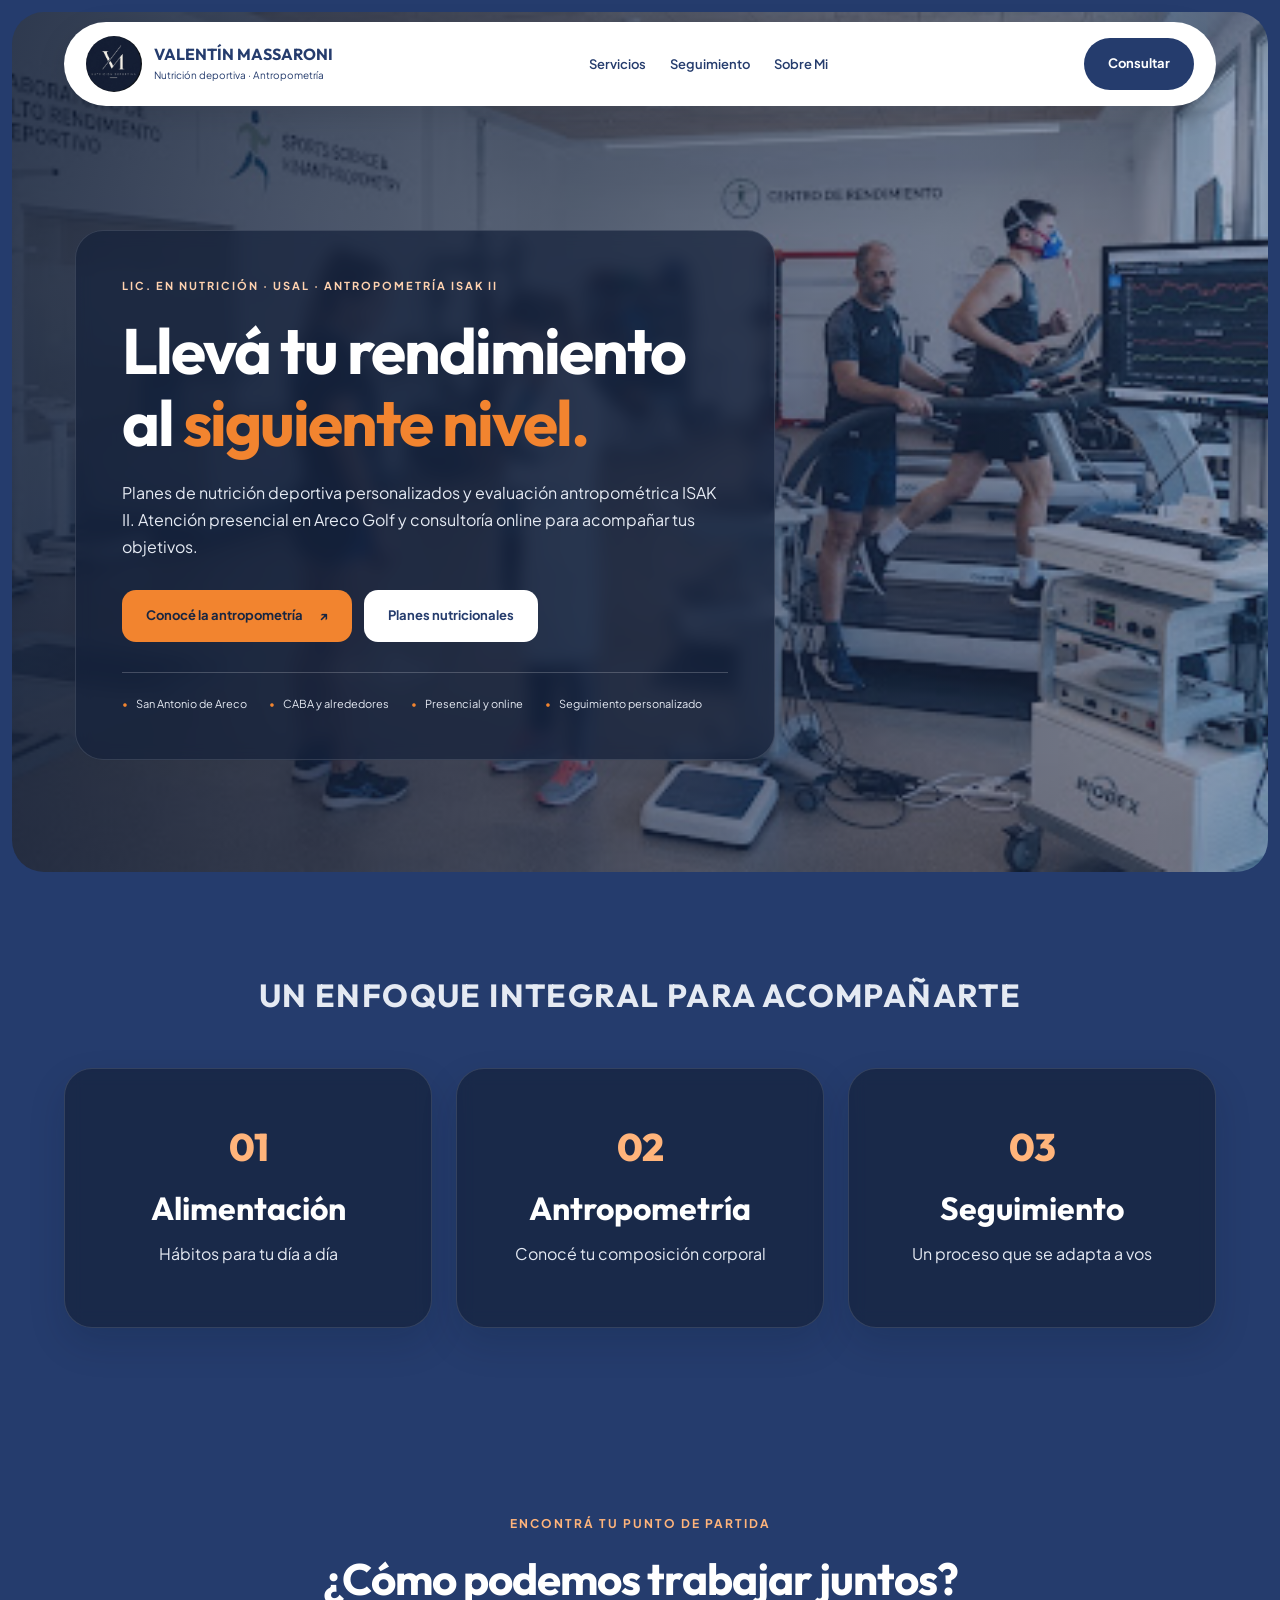
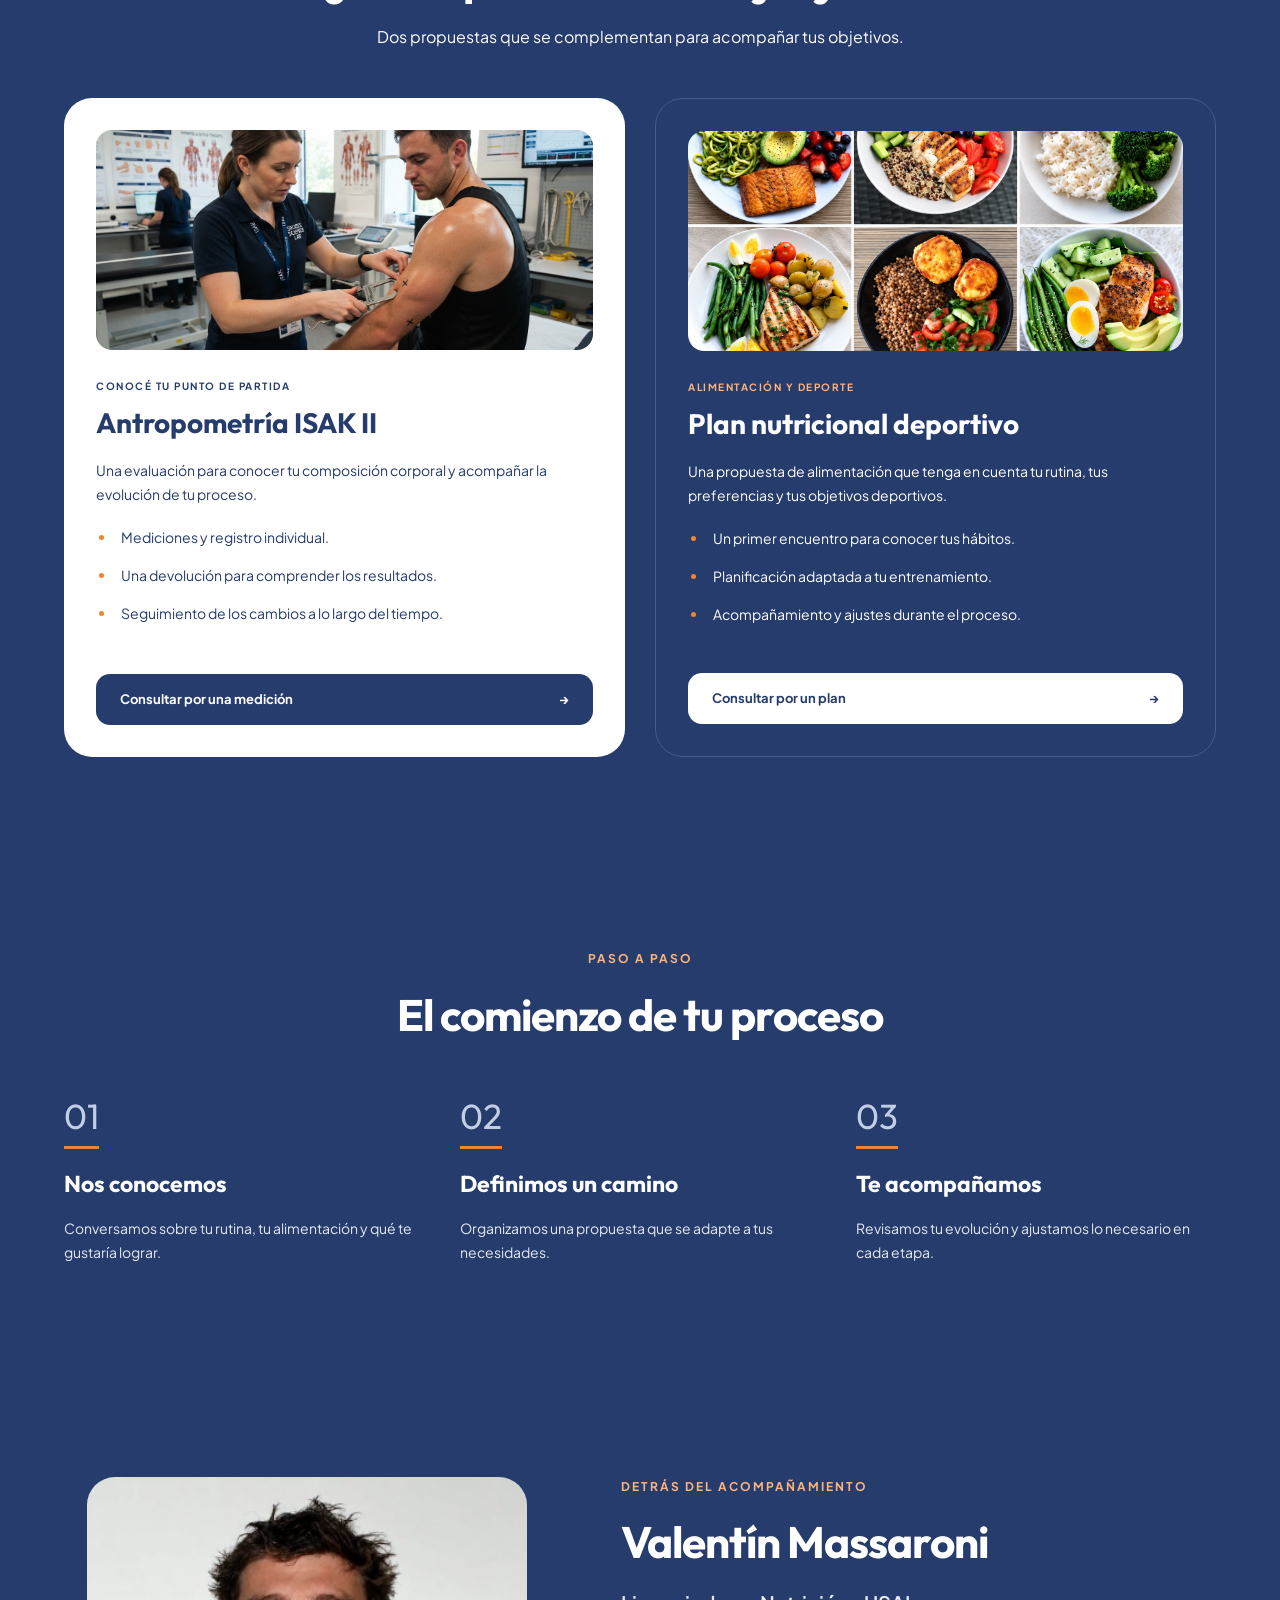
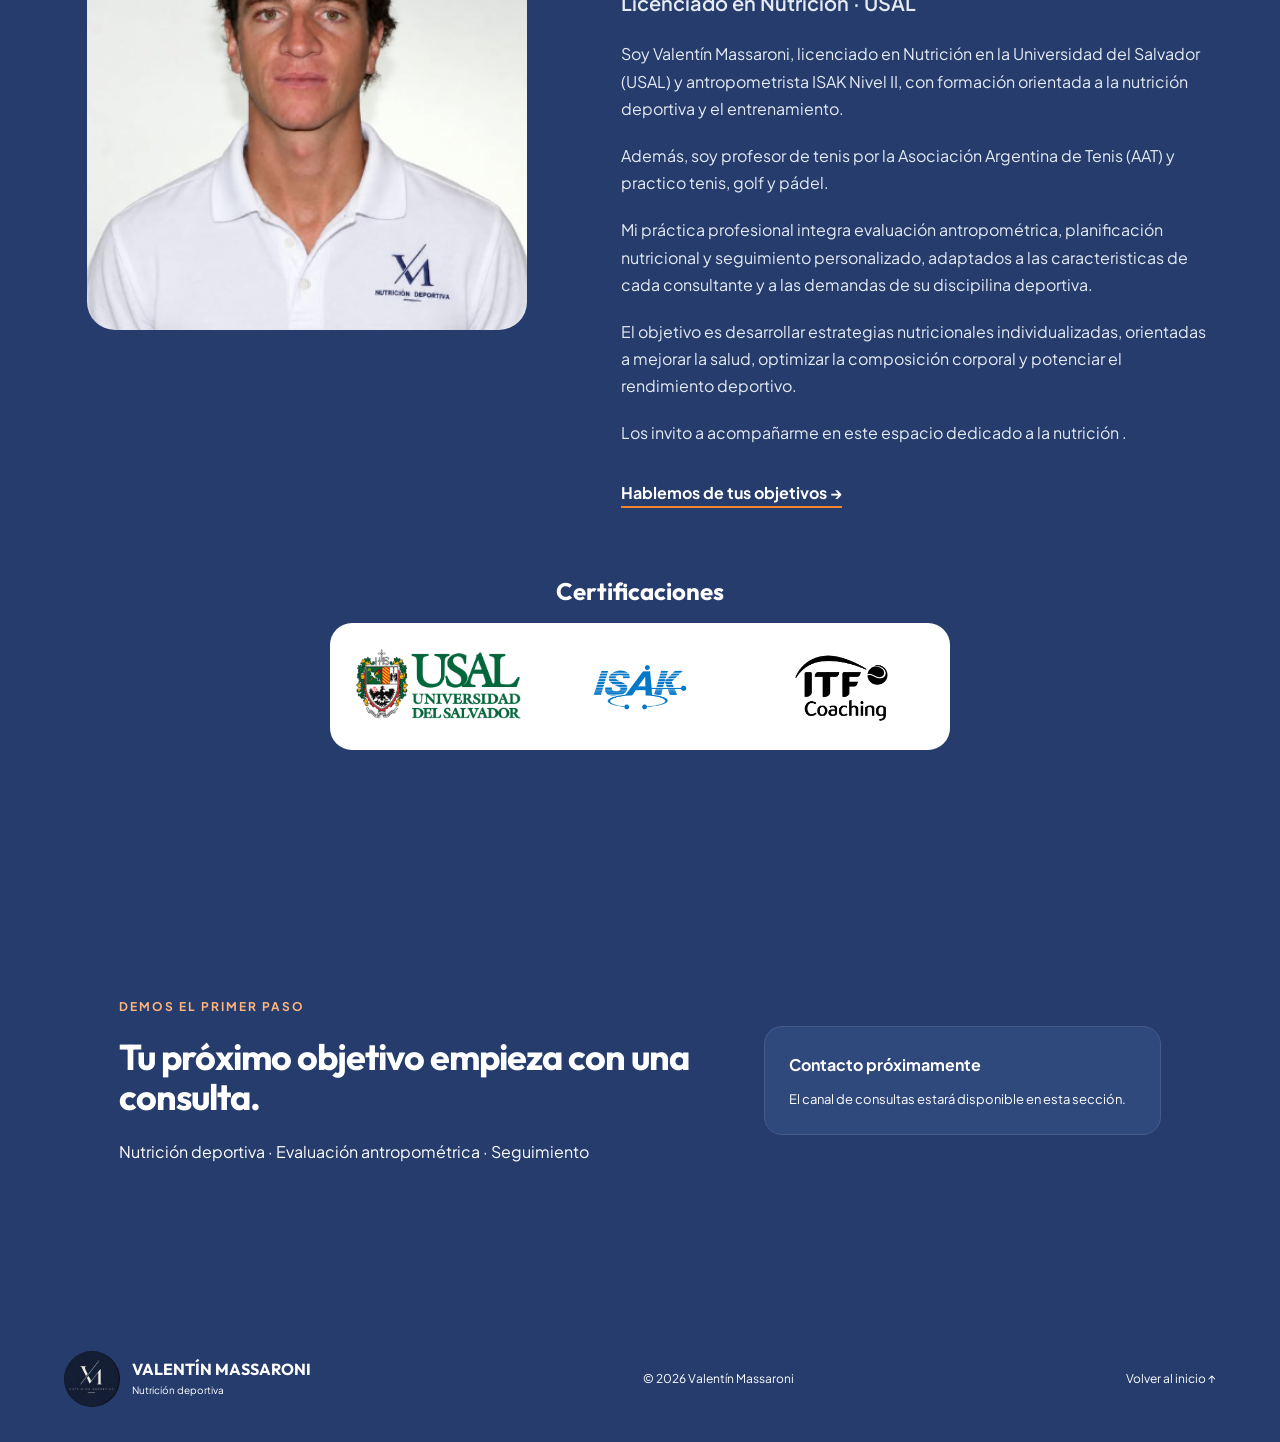
<file: index.html>
<!DOCTYPE html>
<html lang="es">
<head>
  <meta charset="UTF-8">
  <meta name="viewport" content="width=device-width, initial-scale=1.0">
  <meta name="description" content="Conocé la propuesta de nutrición deportiva, antropometría y seguimiento de Valentín Massaroni.">
  <title>Lic. Valentín Massaroni | Nutrición deportiva y antropometría ISAK II</title>
  <link rel="icon" href="assets/img/logo.png" type="image/png">
  <link rel="preconnect" href="https://fonts.googleapis.com">
  <link rel="preconnect" href="https://fonts.gstatic.com" crossorigin>
  <link href="https://fonts.googleapis.com/css2?family=Outfit:wght@400;500;600;700;800&family=Plus+Jakarta+Sans:wght@400;500;600;700&display=swap" rel="stylesheet">
  <link rel="stylesheet" href="css/estilos.css">
</head>
<body>
  <a class="saltar-contenido" href="#contenido">Ir al contenido</a>

  <!-- Encabezado y navegación: los enlaces funcionan sin JavaScript (por ahora) -->
  <header class="encabezado">
    <nav class="navegacion contenedor" aria-label="Navegación principal">
      <a class="marca" href="#inicio">
        <img src="assets/img/logo.png" alt="Logo VM" width="56" height="56">
        <span><strong>VALENTÍN MASSARONI</strong><small>Nutrición deportiva · Antropometría</small></span>
      </a>
      <ul class="menu">
        <li><a href="#servicios">Servicios</a></li>
        <li><a href="#acompanamiento">Seguimiento</a></li>
        <li><a href="#sobre-valentin">Sobre Mi</a></li>
      </ul>
      <a class="boton boton-azul" href="#contacto">Consultar</a>
    </nav>
  </header>

  <main id="contenido">
    <!-- Agrego portada de fondo-->
    <section class="portada" id="inicio" aria-labelledby="titulo-principal">
      <div class="contenedor">
        <div class="portada-libro">
        <div class="portada-panel portada-frente">
          <p class="etiqueta">Lic. en Nutrición · USAL · Antropometría ISAK II</p>
          <h1 id="titulo-principal">Llevá tu rendimiento al <span>siguiente nivel.</span></h1>
          <p class="portada-descripcion">Planes de nutrición deportiva personalizados y evaluación antropométrica ISAK II. Atención presencial en Areco Golf y consultoría online para acompañar tus objetivos.</p>
          <div class="acciones">
            <a class="boton boton-naranja" href="#antropometria">Conocé la antropometría <span aria-hidden="true">↗</span></a>
            <a class="boton boton-blanco" href="#planes">Planes nutricionales</a>
          </div>
          <ul class="portada-detalles">
            <li>San Antonio de Areco</li>
            <li>CABA y alrededores</li>
            <li>Presencial y online</li>
            <li>Seguimiento personalizado</li>
          </ul>
        </div>
        <div class="portada-panel portada-reverso" id="portada-perfil" hidden>
          <img class="portada-retrato" src="assets/img/FotoCliente.png" alt="Retrato de Valentín Massaroni" width="400" height="412">
          <p class="etiqueta">Detrás de tu acompañamiento</p>
          <h2>Valentín Massaroni</h2>
          <p class="portada-descripcion">Licenciado en Nutrición · USAL<br>Antropometrista ISAK Nivel II</p>
          <p class="portada-perfil-detalle">Nutrición deportiva y seguimiento personalizado. Atención presencial y online.</p>
          <a class="boton boton-naranja" href="#sobre-valentin">¿Quién soy? <span aria-hidden="true">↗</span></a>
        </div>
        </div>
      </div>
    </section>

    <section class="pilares" aria-labelledby="titulo-pilares">
      <div class="contenedor">
        <h2 id="titulo-pilares" class="etiqueta">Un enfoque integral para acompañarte</h2>
        <div class="pilares-lista">
          <div><span aria-hidden="true">01</span><h3>Alimentación</h3><p>Hábitos para tu día a día</p></div>
          <div><span aria-hidden="true">02</span><h3>Antropometría</h3><p>Conocé tu composición corporal</p></div>
          <div><span aria-hidden="true">03</span><h3>Seguimiento</h3><p>Un proceso que se adapta a vos</p></div>
        </div>
      </div>
    </section>

    <section class="servicios seccion" id="servicios" aria-labelledby="titulo-servicios">
      <div class="contenedor">
        <div class="titulo-seccion">
          <p class="etiqueta">Encontrá tu punto de partida</p>
          <h2 id="titulo-servicios">¿Cómo podemos trabajar juntos?</h2>
          <p>Dos propuestas que se complementan para acompañar tus objetivos.</p>
        </div>
        <div class="tarjetas">
          <article class="tarjeta tarjeta-clara" id="antropometria">
            <img class="tarjeta-imagen" src="assets/img/antropometria-foto.png" alt="Foto antropometria" width="500" height="500" loading="lazy">
            <p class="etiqueta">Conocé tu punto de partida</p>
            <h3>Antropometría ISAK II</h3>
            <p>Una evaluación para conocer tu composición corporal y acompañar la evolución de tu proceso.</p>
            <ul class="lista-beneficios">
              <li>Mediciones y registro individual.</li>
              <li>Una devolución para comprender los resultados.</li>
              <li>Seguimiento de los cambios a lo largo del tiempo.</li>
            </ul>
            <a class="boton boton-azul" href="#contacto">Consultar por una medición <span aria-hidden="true">→</span></a>
          </article>
          <article class="tarjeta tarjeta-azul" id="planes">
            <img class="tarjeta-imagen" src="assets/img/nutricion-comidas.png" alt="Variedad de platos con verduras, huevos, cereales, pollo y pescado" width="640" height="320" loading="lazy">
            <p class="etiqueta">Alimentación y deporte</p>
            <h3>Plan nutricional deportivo</h3>
            <p>Una propuesta de alimentación que tenga en cuenta tu rutina, tus preferencias y tus objetivos deportivos.</p>
            <ul class="lista-beneficios">
              <li>Un primer encuentro para conocer tus hábitos.</li>
              <li>Planificación adaptada a tu entrenamiento.</li>
              <li>Acompañamiento y ajustes durante el proceso.</li>
            </ul>
            <a class="boton boton-blanco" href="#contacto">Consultar por un plan <span aria-hidden="true">→</span></a>
          </article>
        </div>
      </div>
    </section>

    <section class="seccion acompanamiento" id="acompanamiento" aria-labelledby="titulo-acompanamiento">
      <div class="contenedor">
        <div class="titulo-seccion">
          <p class="etiqueta">Paso a paso</p>
          <h2 id="titulo-acompanamiento">El comienzo de tu proceso</h2>
        </div>
        <ol class="pasos">
          <li><span aria-hidden="true">01</span><h3>Nos conocemos</h3><p>Conversamos sobre tu rutina, tu alimentación y qué te gustaría lograr.</p></li>
          <li><span aria-hidden="true">02</span><h3>Definimos un camino</h3><p>Organizamos una propuesta que se adapte a tus necesidades.</p></li>
          <li><span aria-hidden="true">03</span><h3>Te acompañamos</h3><p>Revisamos tu evolución y ajustamos lo necesario en cada etapa.</p></li>
        </ol>
      </div>
    </section>

    <section class="seccion sobre" aria-labelledby="titulo-sobre">
      <div class="contenedor sobre-contenido" id="sobre-valentin">
        <!-- Presentación del profesional. -->
        <div class="sobre-columna">
          <div class="sobre-marca"><img src="assets/img/FotoCliente.png" alt="Retrato de Valentín Massaroni" width="400" height="412" loading="lazy"></div>

        </div>
        <div class="sobre-presentacion">
          <p class="etiqueta">Detrás del acompañamiento</p>
          <h2 id="titulo-sobre">Valentín Massaroni</h2>
          <p class="sobre-subtitulo">Licenciado en Nutrición · USAL</p>
          <p>Soy Valentín Massaroni, licenciado en Nutrición en la Universidad del Salvador (USAL) y antropometrista ISAK Nivel II, 
            con formación orientada a la nutrición deportiva y el entrenamiento.</p>
          <p>Además, soy profesor de tenis por la Asociación Argentina de Tenis (AAT) y practico tenis, golf y pádel.</p>
          <p>Mi práctica profesional integra evaluación antropométrica, planificación nutricional y seguimiento personalizado, 
            adaptados a las caracteristicas de cada consultante y a las demandas de su discipilina deportiva.</p>
            <p>El objetivo es desarrollar estrategias nutricionales individualizadas, orientadas a mejorar la salud, 
              optimizar la composición corporal y potenciar el rendimiento deportivo.</p>
          <p> Los invito a acompañarme en este espacio dedicado a la nutrición . </p>
          <a class="enlace" href="#contacto">Hablemos de tus objetivos <span aria-hidden="true">→</span></a>
        </div>
          <div class="certificaciones" aria-labelledby="titulo-certificaciones">
            <h3 id="titulo-certificaciones">Certificaciones</h3>
            <div class="certificaciones-logos">
              <button class="certificacion-logo" type="button" data-institucion="USAL" aria-label="Ver certificado de USAL" aria-haspopup="dialog" aria-controls="certificado-modal">
                <img src="assets/img/instituciones/usal-transparente.png" alt="USAL · Universidad del Salvador" width="1871" height="840" loading="lazy">
              </button>
              <button class="certificacion-logo" type="button" data-institucion="ISAK" aria-label="Ver certificado de ISAK" aria-haspopup="dialog" aria-controls="certificado-modal">
                <img src="assets/img/instituciones/isak-transparente.png" alt="ISAK" width="1448" height="1086" loading="lazy">
              </button>
              <button class="certificacion-logo" type="button" data-institucion="ITF Coaching" aria-label="Ver certificado de ITF Coaching" aria-haspopup="dialog" aria-controls="certificado-modal">
                <img src="assets/img/instituciones/itf-coaching-transparente.png" alt="ITF Coaching" width="1455" height="1081" loading="lazy">
              </button>
            </div>
          </div>
      </div>
    </section>

    <section class="contacto seccion" id="contacto" aria-labelledby="titulo-contacto">
      <div class="contenedor contacto-panel">
        <div><p class="etiqueta">Demos el primer paso</p><h2 id="titulo-contacto">Tu próximo objetivo empieza con una consulta.</h2><p>Nutrición deportiva · Evaluación antropométrica · Seguimiento</p></div>
        <!-- Reemplazar este bloque por el contacto real cuando esté confirmado. -->
        <div class="contacto-pendiente"><strong>Contacto próximamente</strong><p>El canal de consultas estará disponible en esta sección.</p></div>
      </div>
    </section>
  </main>

  <footer class="pie">
    <div class="contenedor pie-contenido">
      <a class="marca" href="#inicio"><img src="assets/img/logo.png" alt="Logo VM" width="48" height="48" loading="lazy"><span><strong>VALENTÍN MASSARONI</strong><small>Nutrición deportiva</small></span></a>
      <p>© 2026 Valentín Massaroni</p>
      <a href="#inicio">Volver al inicio ↑</a>
    </div>
  </footer>
  <!-- Ventana compartida por los tres certificados. Escape también la cierra. -->
  <dialog class="certificado-modal" id="certificado-modal" aria-labelledby="certificado-titulo" aria-describedby="certificado-mensaje">
    <form method="dialog"><button class="certificado-cerrar" aria-label="Cerrar certificado" autofocus>×</button></form>
    <p class="etiqueta">Certificaciones</p>
    <h2 id="certificado-titulo">Certificado</h2>
    <p id="certificado-mensaje">proximamente</p>
  </dialog>
  <script src="js/main.js" defer></script>
</body>
</html>
</file>
<file: css/estilos.css>
/* 1. Base y paleta: https://colorhunt.co/palette/253c6d30497d455b8af2842f */
:root {
  --azul-principal: #253c6d;
  --azul-medio: #30497d;
  --azul-suave: #455b8a;
  --naranja: #f2842f;
  --fondo: #f5f6fa;
  --blanco: #ffffff;
  --texto: #253c6d;
}

* { box-sizing: border-box; }
html { scroll-behavior: smooth; scroll-padding-top: var(--alto-nav, 155px); }
body { margin: 0; color: var(--texto); background: var(--fondo-scroll, #253c6d); font-family: "Plus Jakarta Sans", Arial, sans-serif; line-height: 1.7; }
h1, h2, h3 { font-family: "Outfit", Arial, sans-serif; line-height: 1.12; margin: 0 0 20px; }
h1 { font-size: 64px; letter-spacing: -2px; }
h2 { font-size: 44px; letter-spacing: -1px; }
h3 { font-size: 28px; }
p { margin: 0 0 20px; }
a { color: inherit; text-decoration: none; }
img { display: block; max-width: 100%; }
section, article { scroll-margin-top: 25px; }
:focus-visible { outline: 3px solid var(--naranja); outline-offset: 5px; }
.contenedor { width: 90%; max-width: 1200px; margin: 0 auto; }
.seccion { padding: 96px 0; }
.etiqueta { font-size: 12px; font-weight: 700; text-transform: uppercase; letter-spacing: 2px; }
.titulo-seccion { max-width: 740px; text-align: center; margin: 0 auto 48px; }
.titulo-seccion > p:last-child { margin-bottom: 0; }
.saltar-contenido { position: fixed; top: -100px; left: 16px; padding: 12px; background: white; z-index: 20; }
.saltar-contenido:focus { top: 8px; }

/* 2. Encabezado */
.encabezado { position: fixed; top: 22px; width: 100%; z-index: 10; }
.navegacion { display: flex; align-items: center; justify-content: space-between; gap: 20px; padding: 14px 22px; background: var(--blanco); border-radius: 60px; box-shadow: 0 8px 30px #0000001a; }
.marca { display: flex; align-items: center; gap: 12px; }
.marca img { width: 56px; height: 56px; border-radius: 50%; object-fit: cover; }
.marca strong { display: block; font-family: "Outfit", Arial, sans-serif; font-size: 16px; line-height: 1.3; }
.marca small { display: block; font-size: 10px; margin-top: 3px; }
.menu { display: flex; gap: 24px; list-style: none; margin: 0; padding: 0; font-size: 13px; font-weight: 600; }
.menu a:hover, .pie a:hover { text-decoration: underline; text-underline-offset: 5px; }

/* 3. Botones reutilizables */
.boton { display: inline-flex; align-items: center; justify-content: center; gap: 16px; padding: 15px 23px; border: 1px solid transparent; border-radius: 14px; font-size: 13px; font-weight: 700; line-height: 1.5; transition: background-color 0.2s, transform 0.2s; }
.boton:hover { transform: translateY(-2px); }
.boton-azul { background: var(--azul-principal); color: white; }
.boton-azul:hover { background: var(--azul-medio); }
.boton-naranja { background: var(--naranja); color: #182641; }
.boton-naranja:hover { background: #ffa45e; }
.boton-blanco { background: white; color: var(--azul-principal); }
.boton-blanco:hover { background: #e8edf6; }
.navegacion > .boton { border-radius: 40px; }

/* 4. Portada. La foto de referencia se complementa con un fondo azul. */
.portada { min-height: calc(100svh - 40px); display: flex; align-items: center; padding: var(--alto-nav, 155px) 0 24px; color: white; background-color: var(--azul-principal); background-image: linear-gradient(90deg, #14213bd9, #253c6d66), url("../assets/img/portada-referencia.jpg"); background-size: cover; background-position: center; }
.portada-panel { max-width: 700px; padding: 46px; border: 1px solid #ffffff33; border-radius: 28px; background: #172641db; box-shadow: 0 25px 60px #00000026; }
.portada .etiqueta { color: #ffd2af; font-size: 11px; }
.portada h1 span { color: var(--naranja); }
.portada-descripcion { color: #e5eaf3; font-size: 16px; }
.acciones { display: flex; flex-wrap: wrap; gap: 12px; margin-top: 30px; }
.portada-detalles { display: flex; flex-wrap: wrap; gap: 12px 22px; border-top: 1px solid #ffffff33; padding: 22px 0 0; margin: 30px 0 0; list-style: none; font-size: 11px; color: #e5eaf3; }
.portada-detalles li::before { content: "•"; color: var(--naranja); margin-right: 8px; }

/* 5. Pilares y servicios */
.pilares { padding: clamp(64px, 7vw, 100px) 0; text-align: center; background: transparent; color: white; }
.pilares > .contenedor > .etiqueta { max-width: 850px; margin: 0 auto clamp(32px, 4vw, 52px); color: #e5eaf3; font-size: clamp(22px, 2.5vw, 34px); line-height: 1.35; letter-spacing: 1.4px; text-wrap: balance; }
.pilares-lista { display: grid; grid-template-columns: repeat(3, minmax(0, 1fr)); gap: 24px; }
.pilares-lista > div { display: flex; flex-direction: column; align-items: center; justify-content: center; min-width: 0; min-height: 260px; padding: 36px 24px; background: #14213bb3; border: 1px solid #ffffff1f; border-radius: 28px; -webkit-backdrop-filter: blur(8px); backdrop-filter: blur(8px); box-shadow: 0 16px 36px #08132626; overflow-wrap: anywhere; }
.pilares-lista span { color: #ffb47b; font-family: "Outfit", Arial, sans-serif; font-size: clamp(30px, 3vw, 42px); font-weight: 800; line-height: 1; letter-spacing: -1px; }
.pilares-lista h3 { max-width: 100%; margin: 22px 0 14px; font-size: clamp(25px, 2.5vw, 32px); line-height: 1.2; }
.pilares-lista p { max-width: 30ch; margin: 0; font-size: clamp(14px, 1.3vw, 16px); line-height: 1.65; color: #e5eaf3; text-wrap: balance; }
.servicios { background: transparent; color: white; }
.servicios .titulo-seccion .etiqueta { color: #ffb47b; }
.tarjetas { display: grid; grid-template-columns: repeat(2, 1fr); gap: 30px; }
.tarjeta { display: flex; flex-direction: column; padding: 32px; border-radius: 28px; }
.tarjeta-clara { background: white; color: var(--azul-principal); }
.tarjeta-azul { background: var(--azul-principal); border: 1px solid var(--azul-suave); }
.tarjeta-imagen { width: 100%; height: 220px; object-fit: cover; margin-bottom: 28px; border-radius: 16px; }
.tarjeta .etiqueta { font-size: 10px; letter-spacing: 1.5px; margin-bottom: 12px; }
.tarjeta-azul .etiqueta { color: #ffb47b; }
.tarjeta p, .lista-beneficios { font-size: 14px; }
.lista-beneficios { padding-left: 20px; margin: 0 0 32px; }
.lista-beneficios li { padding-left: 5px; margin-bottom: 14px; }
.lista-beneficios li::marker { color: var(--naranja); }
.tarjeta .boton { margin-top: auto; justify-content: space-between; }

/* 6. Seguimiento y presentación */
.pasos { display: grid; grid-template-columns: repeat(3, 1fr); gap: 36px; list-style: none; padding: 0; margin: 0; }
.pasos span { display: inline-block; font-family: "Outfit", Arial, sans-serif; font-size: 35px; color: var(--azul-suave); border-bottom: 3px solid var(--naranja); margin-bottom: 22px; }
.pasos h3 { font-size: 23px; }
.pasos p { font-size: 14px; }
.sobre { background: transparent; }
.sobre-contenido { display: grid; grid-template-columns: 0.9fr 1.1fr; align-items: center; gap: 70px; }
.sobre-marca { overflow: hidden; border-radius: 28px; background: #0d1015; }
.sobre-marca img { width: 100%; height: auto; }
.sobre-subtitulo { font-size: 20px; font-weight: 600; color: var(--azul-suave); }
.enlace { display: inline-block; font-weight: 700; margin-top: 12px; border-bottom: 2px solid var(--naranja); }

/* 7. Contacto y pie */
.contacto-panel { display: grid; grid-template-columns: 1.5fr 1fr; align-items: center; gap: 50px; padding: 55px; background: var(--azul-principal); border-radius: 28px; color: white; }
.contacto-panel .etiqueta { color: #ffb47b; }
.contacto-panel h2 { font-size: 36px; }
.contacto-panel p:last-child { margin-bottom: 0; }
.contacto-pendiente { border: 1px solid var(--azul-suave); border-radius: 18px; padding: 24px; background: var(--azul-medio); }
.contacto-pendiente p { margin: 10px 0 0; font-size: 13px; }
.pie { padding: 35px 0; background: transparent; color: white; }
.pie-contenido { display: flex; align-items: center; justify-content: space-between; gap: 24px; font-size: 12px; }
.pie p { margin: 0; }

/* 8. Adaptación a tablet y celular */
@media (max-width: 1050px) {
  .navegacion { flex-wrap: wrap; border-radius: 26px; }
  .menu { order: 3; width: 100%; justify-content: center; padding-top: 12px; border-top: 1px solid #e5eaf3; }

  .sobre-contenido { gap: 35px; }
}
@media (max-width: 700px) {
  h1 { font-size: 42px; letter-spacing: -1px; }
  h2 { font-size: 32px; }
  .seccion { padding: 60px 0; }
  .encabezado { top: 12px; }
  .navegacion { gap: 12px; padding: 14px; }
  .marca { gap: 8px; }
  .marca strong { font-size: 12px; }
  .marca small { font-size: 8px; }
  .marca img { width: 40px; height: 40px; }
  .navegacion > .boton { padding: 10px 13px; font-size: 11px; }
  .menu { gap: 18px; font-size: 11px; flex-wrap: wrap; }

  .portada-panel { padding: 28px 22px; }
  .acciones { flex-direction: column; }
  .pilares-lista, .tarjetas, .pasos, .sobre-contenido, .contacto-panel { grid-template-columns: 1fr; }
  .pilares-lista { gap: 18px; }
  .pilares-lista > div { min-height: 220px; padding: 30px 22px; }
  .tarjeta { padding: 24px; }
  .tarjeta-imagen { height: 180px; }
  .pasos { gap: 24px; }
  .sobre-marca { max-width: 400px; margin: 0 auto; }
  .contacto-panel { padding: 30px 24px; gap: 25px; }
  .contacto-panel h2 { font-size: 30px; }
  .pie-contenido { flex-direction: column; text-align: center; }
}
@media (prefers-reduced-motion: reduce) {
  html { scroll-behavior: auto; }
  .boton { transition: none; }
}

/* 9. Logos de instituciones y ventana de certificados */
.sobre-columna { min-width: 0; }
.certificaciones { grid-column: 1 / -1; width: 100%; max-width: 620px; margin: 0 auto; text-align: center; }
.certificaciones h3 { font-size: 24px; margin-bottom: 18px; }
.certificaciones-logos { display: grid; grid-template-columns: repeat(3, minmax(0, 1fr)); gap: 14px; align-items: center; }
.certificacion-logo { display: flex; align-items: center; justify-content: center; width: 100%; min-height: 95px; padding: 8px; border: 0; background: transparent; cursor: pointer; }
.certificacion-logo img { width: 100%; height: 76px; object-fit: contain; transition: transform 0.2s ease; }
.certificacion-logo:hover img, .certificacion-logo:focus-visible img { transform: scale(1.2); }
.certificado-modal { width: min(460px, 90vw); max-height: 85vh; padding: 40px 28px; border: 0; border-radius: 22px; color: var(--azul-principal); background: white; text-align: center; box-shadow: 0 24px 70px #00000033; }
.certificado-modal::backdrop { background: #14213bbf; }
.certificado-modal h2 { font-size: 30px; }
.certificado-modal > p:last-child { margin-bottom: 0; font-size: 20px; }
.certificado-cerrar { position: absolute; top: 10px; right: 12px; width: 36px; height: 36px; padding: 0; border: 0; border-radius: 50%; background: var(--fondo); color: var(--azul-principal); font-size: 26px; cursor: pointer; }
body:has(.certificado-modal[open]) { overflow: hidden; }
@media (max-width: 700px) {
  .certificaciones-logos { gap: 8px; }
  .certificacion-logo { min-height: 80px; padding: 6px; }
  .certificacion-logo img { height: 62px; }
}
@media (prefers-reduced-motion: reduce) {
  .certificacion-logo img { transition: none; }

}
/* 10. Rediseño: un fondo continuo y una portada enmarcada. */
main { color: var(--blanco); }
.portada {
  margin: 12px;
  min-height: calc(100svh - 40px);
  border-radius: 32px;
  overflow: hidden;
  padding-top: var(--alto-nav, 155px);
}
.portada-panel {
  background: #14213bb3;
  border-color: #ffffff1f;
  box-shadow: none;
  backdrop-filter: blur(8px);
}
.acompanamiento .etiqueta, .sobre .etiqueta { color: #ffb47b; }
.pasos span, .sobre-subtitulo { color: #c2cee4; }
.acompanamiento p, .sobre p:not(.etiqueta) { color: #e5eaf3; }
/* Los logos originales mantienen una superficie clara para ser legibles. */
.certificaciones-logos { background: var(--blanco); border-radius: 22px; padding: 16px; }
@media (max-width: 700px) {
  .portada { margin: 8px; border-radius: 24px; min-height: calc(100svh - 32px); padding-top: var(--alto-nav, 170px); }
  .portada-panel { background: #14213bcc; backdrop-filter: none; }
  .certificaciones-logos { padding: 10px; }
}
/* Los pilares se apilan antes de comprimir sus títulos en tablet. */
@media (min-width: 701px) and (max-width: 960px) {
  .pilares-lista { grid-template-columns: 1fr; max-width: 640px; margin-inline: auto; }
  .pilares-lista > div { min-height: 230px; }
}
@supports not ((backdrop-filter: blur(8px)) or (-webkit-backdrop-filter: blur(8px))) {
  .pilares-lista > div { background: #14213be6; }
}
/* 11. La portada define la altura; el perfil ocupa exactamente ese espacio. */
.portada-libro { max-width: 700px; position: relative; isolation: isolate; perspective: 1800px; transition: transform 260ms ease; }
.portada-libro.lista { cursor: pointer; }
.portada-libro.lista::before { content: ""; position: absolute; inset: 0; z-index: -1; border-radius: 28px; background: #30497d; border: 1px solid #ffffff45; opacity: 0; transition: transform 260ms ease, opacity 260ms ease; pointer-events: none; }
.portada-libro.lista .portada-panel { min-width: 0; width: 100%; }
.portada-libro.lista .portada-frente { position: relative; z-index: 2; transform-origin: left center; backface-visibility: hidden; -webkit-backface-visibility: hidden; transition: transform 700ms cubic-bezier(.25,.65,.25,1), visibility 700ms; }
/* La hoja principal se abre desde el lomo y descubre el perfil debajo. */
.portada-libro.lista .portada-reverso { position: absolute; inset: 0; z-index: 1; display: flex; flex-direction: column; visibility: hidden; pointer-events: none; background: #14213bf2; padding: clamp(22px, 3vw, 40px); overflow: auto; }
.portada-libro.girada .portada-frente { transform: rotateY(-105deg); visibility: hidden; pointer-events: none; }
.portada-libro.girada .portada-reverso { visibility: visible; pointer-events: auto; }
.portada-libro.lista .portada-frente::after { content: ""; position: absolute; inset: 0; border-radius: inherit; pointer-events: none; background: linear-gradient(90deg, #00000055, transparent 55%); opacity: 0; transition: opacity 700ms ease; }
.portada-libro.girada .portada-frente::after { opacity: 1; }
.portada-panel[hidden] { display: none; }
.portada-retrato { width: 100%; height: 0; flex: 1 1 0; min-height: 100px; object-fit: contain; object-position: center; border-radius: 18px; margin-bottom: 20px; }
.portada-reverso .etiqueta { margin-bottom: 12px; }
.portada-reverso h2 { font-size: clamp(28px, 3vw, 38px); margin-bottom: 12px; }
.portada-reverso .portada-descripcion { font-size: 14px; margin-bottom: 12px; }
.portada-perfil-detalle { font-size: 13px; color: #e5eaf3; margin-bottom: 18px; }
.portada-reverso > :not(img) { flex-shrink: 0; }
.portada-reverso .boton { align-self: flex-start; }
.portada-libro.lista:focus-visible::before { opacity: .85; transform: translate(7px, 8px) rotate(.6deg); }
@media (hover: hover) and (pointer: fine) {
  .portada-libro.lista:hover { transform: scale(1.018); }
  .portada-libro.lista:hover::before { opacity: .85; transform: translate(9px, 9px) rotate(.8deg); }
}
@media (hover: none) {
  .portada-libro.lista::before { opacity: .65; transform: translate(4px, 5px) rotate(.4deg); }
}
@media (prefers-reduced-motion: reduce) {
  .portada-libro, .portada-libro.lista::before, .portada-libro.lista .portada-frente, .portada-libro.lista .portada-frente::after { transition: none; }
  .portada-libro.lista:hover { transform: none; }
}

/* El ancla apunta al contenido, sin sumar el padding exterior de la sección.
   El espacio para el nav lo calcula --alto-nav en scroll-padding-top. */
#sobre-valentin { scroll-margin-top: 0; align-items: start; }
.sobre-marca { max-width: 440px; margin-inline: auto; }
@media (max-width: 700px) {
  .sobre-presentacion { grid-row: 1; }
  .sobre-columna { grid-row: 2; }
  .sobre-marca { max-width: 320px; }
}
</file>
